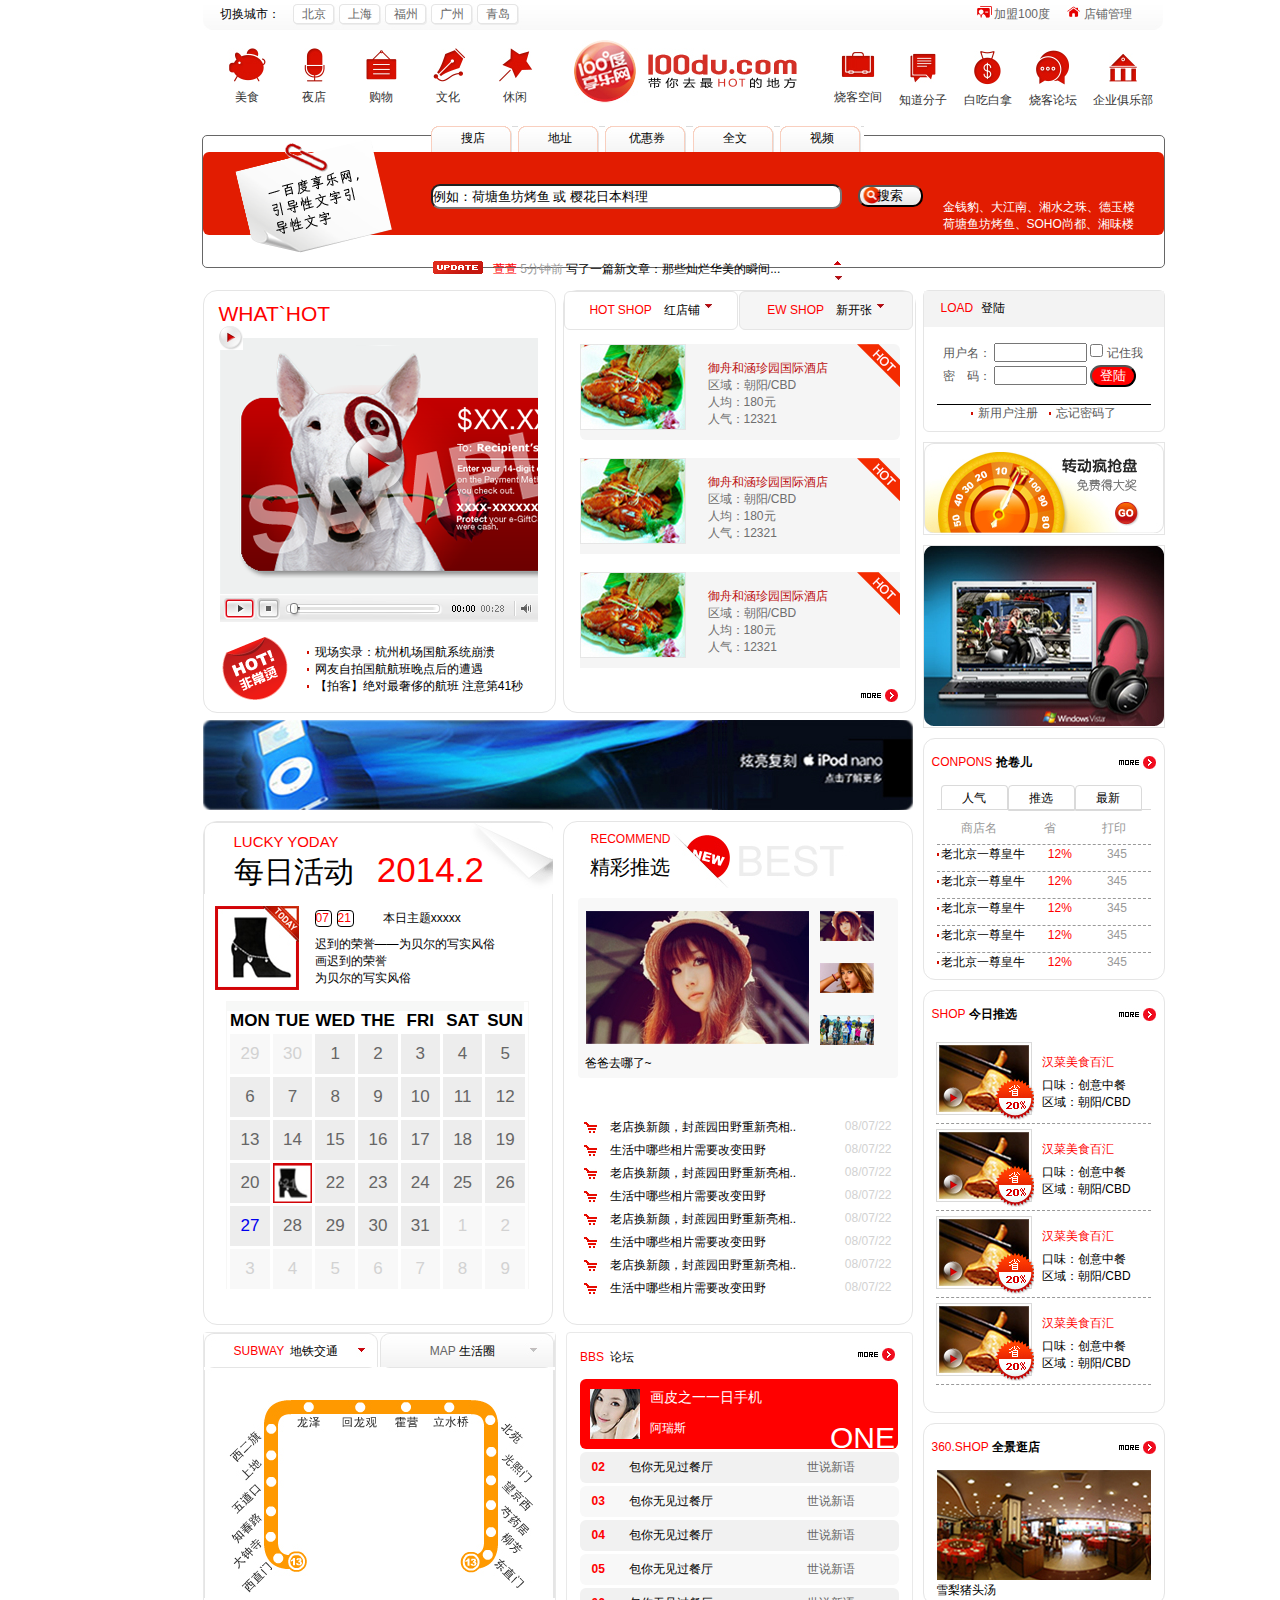
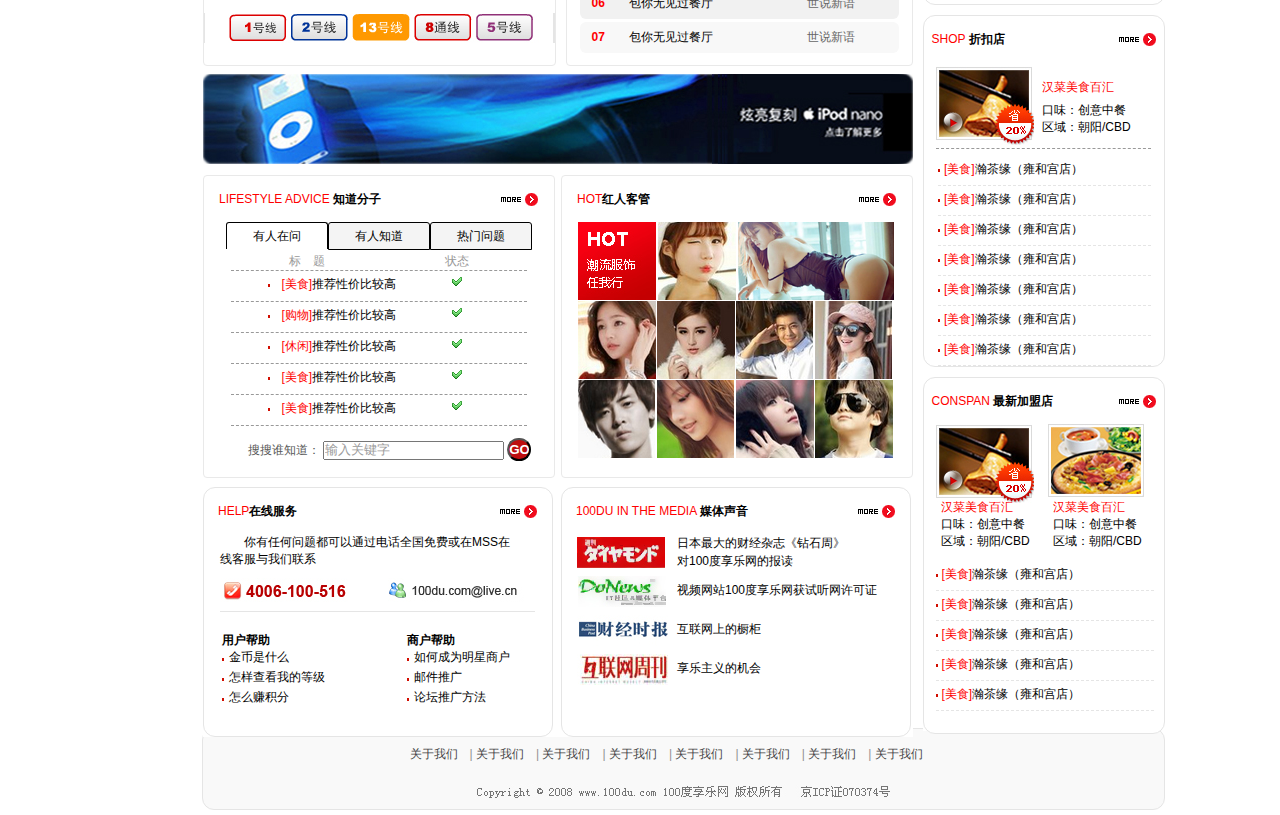
<file: 100度/100du.html>
<!DOCTYPE html>
<html lang="en">
<head>
	<meta charset="UTF-8">
	<title>100度</title>
	<link rel="stylesheet" type="text/css" href="css/style.css">
	<link rel="stylesheet" type="text/css" href="css/reset.css">
</head>
<body>
	<div class="boss">
		<div class="topb">
			<a>切换城市：</a>
			<div class="city fl">
					<a href="###">北京</a>
					<a href="###">上海</a>
					<a href="###">福州</a>
					<a href="###">广州</a>
					<a href="###">青岛</a>
			</div>
			<p class="jm fr">
				<a href="###" class="jm100">加盟100度</a>
				<a href="###" class="guanli">店铺管理</a>
			</p>
		</div>
		<div class="logo">
			<div class="pig fl">
				<a href="###"></a>
					<p>美食</p>
			</div>
			<div class="yedian fl">
				<a href="###"></a>
					<p>夜店</p>
			</div>
			<div class="shop fl">
				<a href="###"></a>
					<p>购物</p>
			</div>
			<div class="wenhua fl">
				<a href="###"></a>
					<p>文化</p>
			</div>
			<div class="xiuxian fl">
				<a href="###"></a>
					<p>休闲</p>
			</div>
			<div class="zhuanbi fl"></div>

			<div class="shaoke fl">
				<a href="###"></a>
					<p>烧客空间</p>
			</div>
			<div class="zhidao fl">
				<a href="###"></a>
					<p>知道分子</p>
			</div>
			<div class="baichi fl">
				<a href="###"></a>
					<p>白吃白拿</p>
			</div>
			<div class="luntan fl">
				<a href="###"></a>
					<p>烧客论坛</p>
			</div>
			<div class="qiye fl">
				<a href="###"></a>
					<p>企业俱乐部</p>
			</div>
		</div>
		<!-- 搜索 -->
		<div class="search">
			<div class="search1">
					<a href="###">搜店</a>
					<a href="###">地址</a>
					<a href="###">优惠券</a>
					<a href="###">全文</a>
					<a href="###">视频</a>	
			</div>
				<p class="baidu" >
					<a href="###"></a>
					<input class="kuang" type="text" value="例如：荷塘鱼坊烤鱼 或 樱花日本料理">
					<input class="shousuo" type="submit" value="搜索" >
					<div class="jqp fr">
						<a>金钱豹、大江南、湘水之珠、德玉楼<br>荷塘鱼坊烤鱼、SOHO尚都、湘味楼</a>
					</div>
				</p>
				<div class="lan fl">
					<a class="up" href="###"><img src="images/updear.jpg"></a>
					<a class="xuan" href="###">萱萱</a>
					<a class="min" href="###">5分钟前</a>
					<a>写了一篇新文章：那些灿烂华美的瞬间...</a>
					<div class="sx fr">
						<a class="shang" href="###"><img src="images/up .jpg"></a><br>
						<a class="xia" href="###"><img src="images/down.jpg"></a> 
					</div>	
				</div>
		</div>
			<!-- 搜索 -->
		<div class="outline">
			<div class="left fl">
				<div class="what fl">
					<div class="play">
						WHAT`HOT <a href="###"><img src="images/play.png"></a>	
					</div>
					<div class="god"></div>
					<div class="re">
						<ul>
							<li>现场实录：杭州机场国航系统崩溃</li>
							<li>网友自拍国航航班晚点后的遭遇</li>
							<li>【拍客】绝对最奢侈的航班 注意第41秒</li>
						</ul>
					</div>
				</div>
				<!-- 搜索 -->
				<!-- 热店 -->
				<div class="hot fl">
					<div class="ding">
						<div class="dleft fl">
							<a class="hong">HOT SHOP</a>
							<a class="dianpu">红店铺</a>
							<a class="xia" href="###"><img src="images/down.jpg"></a>
						</div>
						<div class="dright fl">
							<a class="ew">EW SHOP</a>
							<a class="new">新开张</a>
							<a class="xia" href="###"><img src="images/down.jpg"></a>
						</div>
					</div>
					<div class="zhong">
						<div class="zhong1">
							<div class="rou fl">
								<a class="rou2" href="###"><img src="images/food.jpg"></a>
							</div>
							<div class="rw fl">
								<a class="yuzou" href="###">御舟和涵珍园国际酒店</a>
								<a class="huizi">区域：朝阳/CBD<br>人均：180元<br>人气：12321</a>
							</div>
							<div class="redhot fr"></div>
						</div>
						<div class="zhong2">
							<div class="rou fl">
								<a class="rou2" href="###"><img src="images/food.jpg"></a>
							</div>
							<div class="rw fl">
								<a class="yuzou" href="###">御舟和涵珍园国际酒店</a>
								<a class="huizi">区域：朝阳/CBD<br>人均：180元<br>人气：12321</a>
							</div>
							<div class="redhot fr"></div>	
						</div>
						<div class="zhong3">
							<div class="rou fl">
								<a class="rou2" href="###"><img src="images/food.jpg"></a>
							</div>
							<div class="rw fl">
								<a class="yuzou" href="###">御舟和涵珍园国际酒店</a>
								<a class="huizi">区域：朝阳/CBD<br>人均：180元<br>人气：12321</a>
							</div>
							<div class="redhot fr"></div>
						</div>
						<div class="more"></div>
					</div>
					<div class="di"></div>
				</div>
				<!-- 热店 -->
				<div class="bigbottom fl"><!-- 左下大框 -->
					<div class="ipod"></div>
					<div class="left3" >
						<div class="rili fl">
							<div class="rilitop">
								<a class="luck">LUCKY YODAY</a><br>
								<a class="day">每日活动</a>
								<a class="nian">2014.2</a>
							</div>
							<div class="xie">
								<div class="xiei">
									<div class="shuzi">
								 	 	<a>07</a><a>21</a>
									</div>
									<span>本日主题xxxxx<br>
									迟到的荣誉——为贝尔的写实风俗<br>画迟到的荣誉<br>为贝尔的写实风俗</span>
								</div>
							</div>
							<div class="rl">
							 	<table cellpadding="2" cellspacing="2">
							 		<div class="se">
							 		<tr>
							 			<th>MON</th>
							 			<th>TUE</th>
							 			<th>WED</th>
							 			<th>THE</th>
							 			<th>FRI</th>
							 			<th>SAT</th>
							 			<th>SUN</th>
							 		</tr>
							 		</div>	
							 		<tr>
							 			<td class="hui">29</td>
							 			<td class="hui">30</td>
							 			<td>1</td>
							 			<td>2</td>
							 			<td>3</td>
							 			<td>4</td>
							 			<td>5</td>
							 		</tr>
							 		<tr>
							 			<td>6</td>
							 			<td>7</td>
							 			<td>8</td>
							 			<td>9</td>
							 			<td>10</td>
							 			<td>11</td>
							 			<td>12</td>
							 		</tr>
							 		<tr>
							 			<td>13</td>
							 			<td>14</td>
							 			<td>15</td>
							 			<td>16</td>
							 			<td>17</td>
							 			<td>18</td>
							 			<td>19</td>
							 		</tr>
							 		<tr>
							 			<td>20</td>
							 		    <td style="background: url(images/hongxietu.jpg );"></td>
							 			<td>22</td>
							 			<td>23</td>
							 			<td>24</td>
							 			<td>25</td>
							 			<td>26</td>
							 		</tr>
							 		<tr>
							 			<td><a class="peng" href="###">27</a></td>
							 			<td>28</td>
							 			<td>29</td>
							 			<td>30</td>
							 			<td>31</td>
							 			<td class="hui">1</td>
							 			<td class="hui">2</td>
							 		</tr>
							 		<tr>
							 			<td class="hui">3</td>
							 			<td class="hui">4</td>
							 			<td class="hui">5</td>
							 			<td class="hui">6</td>
							 			<td class="hui">7</td>
							 			<td class="hui">8</td>
							 			<td class="hui">9</td>
							 		</tr>
							 	
							 	</table>
							</div>
						</div>
						<div class="best fl">
							<div class="best_t">
								<div class="reconme">RECOMMEND</div>
								<div class="jingcai">精彩推选</div>
							</div>
							<div class="best_m">
								<div class="meinvda fl"></div>
								<div class="meinvxiao fl">
									<a class="m1" href="###"></a>
									<a class="m2" href="###"></a>
									<a class="m3" href="###"></a>
								</div>
								<div class="baba" fl>爸爸去哪了~</div>
							</div>
							<div class="best_b">
								<ul>
									<li><a href="###">老店换新颜，封蔗园田野重新亮相.. </a>	<span>08/07/22</span></li>
									<li><a href="###">生活中哪些相片需要改变田野</a>	<span>08/07/22</span></li>
									<li><a href="###">老店换新颜，封蔗园田野重新亮相.. </a>	<span>08/07/22</span></li>
									<li><a href="###">生活中哪些相片需要改变田野</a>	<span>08/07/22</span></li>
									<li><a href="###">老店换新颜，封蔗园田野重新亮相.. </a>	<span>08/07/22</span></li>
									<li><a href="###">生活中哪些相片需要改变田野</a>	<span>08/07/22</span></li>
									<li><a href="###">老店换新颜，封蔗园田野重新亮相.. </a>	<span>08/07/22</span></li>
									<li><a href="###">生活中哪些相片需要改变田野 </a>	<span>08/07/22</span></li>
								</ul>
							</div>
						</div>
					</div>
								<!-- 地铁论坛 -->
					<div class="left4">
						<div class="left4l fl">
							<div class="subwaytop">
								<div class="subwayl">
									<a class="sb" href="###">SUBWAY</a> 
									<a>地铁交通</a>
								</div>
								<div class="subwayr">
									<a class="map" href="###">MAP</a>
									<a>生活圈</a>
								</div>
							</div>
							<div class="subwaytu"></div>
							<div class="subwaybom">
								<a class="sboot fl" href="###"></a>
								<a class="sboot fl" href="###"></a>
								<a class="sboot fl" href="###"></a>
								<a class="sboot fl" href="###"></a>
								<a class="sboot fl" href="###"></a>
							</div>
						</div>
						<div class="left4r fr">
							<div class="luntant">
								<p class="bbs">BBS </p><a>论坛</a>
								<a 	class="bbsm" href="###"></a>
							</div>
							<div class="luntanm">
								<div class="touxiang fl"></div>
								<p class="huapi fl">画皮之一一日手机</p><br>
								<p class="aruisi ">阿瑞斯</p>
								<p class="one fr">ONE</p>
							</div>
							<div class="luntanb">	
								<div class="ct">
									<div class="bao">
										<span class="sred">02</span>
										<span class="bao1">包你无见过餐厅</span>
										<span class="shuo">世说新语</span>
									</div>
								</div>
								<div class="ct1">
									<div class="bao">
										<span class="sred">03</span>
										<span class="bao1">包你无见过餐厅</span>
										<span class="shuo">世说新语</span>
									</div>
								</div>
								<div class="ct">
									<div class="bao">
										<span class="sred">04</span>
										<span class="bao1">包你无见过餐厅</span>
										<span class="shuo">世说新语</span>
									</div>
								</div>
								<div class="ct1">
									<div class="bao">
										<span class="sred">05</span>
										<span class="bao1">包你无见过餐厅</span>
										<span class="shuo">世说新语</span>
									</div>
								</div>
								<div class="ct">
									<div class="bao">
										<span class="sred">06</span>
										<span class="bao1">包你无见过餐厅</span>
										<span class="shuo">世说新语</span>
									</div>
								</div>
								<div class="ct1">
									<div class="bao">
										<span class="sred">07</span>
										<span class="bao1">包你无见过餐厅</span>
										<span class="shuo">世说新语</span>
									</div>
								</div>
							</div>
						</div>
					</div>
					<div class="ipod"></div>

					<div class="left5">
						<div class="left5l fl">
							<div class="fz">
								LIFESTYLE ADVICE <span>知道分子</span>
							</div>
							<div class="wt">
								<div class="yourw fl">有人在问</div>
								<div class="yourz fl">有人知道</div>
								<div class="yourt fl">热门问题</div>
							</div>
							<div class="bt">
								<ul class="dabiaoti">
									<li class="biaoti">标　题<span>状态</span></li>
									<li class="gou"> <img src="images/sr.png" alt=""><span>[美食]</span>推荐性价比较高</li>
									<li class="gou"><img src="images/sr.png"><span>[购物]</span>推荐性价比较高</li>
									<li class="gou"><img src="images/sr.png"><span>[休闲]</span>推荐性价比较高</li>
									<li class="gou"><img src="images/sr.png"><span>[美食]</span>推荐性价比较高</li>
									<li class="gou"><img src="images/sr.png"><span>[美食]</span>推荐性价比较高</li>
									
								</ul>
							</div>
							<div class="go">
								<span>搜搜谁知道：</span>
								<input class="shuru" type="text" value="输入关键字">
								<input class="goo" type="submit" value="GO">
							</div>
						</div>

						<div class="left5r fl">
							<div class="fz">
								HOT<span>红人客管</span>
							</div>
							<div class="quantu">
								<div class="qt1">
										<div class="t1 fl"></div>
										<div class="t2 fl"></div>
										<div class="sex fl"></div>
								</div>
								<div class="qt2 ">
									<div class="t3 fl"></div>
									<div class="t4 fl"></div>
									<div class="t5 fl"></div>
									<div class="t6 fl"></div>
									<div class="t7 fl"></div>
									<div class="t8 fl"></div>
									<div class="t9 fl"></div>
									<div class="t10 fl"></div>
								</div>
							</div>
						</div>
					</div>
					<div class="left6"> 
						<div class="left6l fl">
							 <div class="fz">
								HELP<span>在线服务</span>
							</div>
							<div class="call">
								<div>　　你有任何问题都可以通过电话全国免费或在MSS在<br>线客服与我们联系</div>
								<div class="callb"></div>
							</div>
							<div class="yhbz">
								<div class="yhbzl fl">
									
										<p class="yyh">用户帮助</p>
									<ul>
										<li>金币是什么</li>
										<li>怎样查看我的等级</li>
										<li>怎么赚积分</li>
									</ul>
								</div>
								<div class="yhbzl fr">
									<p class="yyh">商户帮助</p>
									<ul>
										<li>如何成为明星商户</li>
										<li>邮件推广</li>
										<li>论坛推广方法</li>
									</ul>
								</div>
							</div>
						</div>
						<div class="left6r fl">
							<div class="fz">
								100DU IN THE MEDIA<span> 媒体声音</span>
							</div>
							<div class="nanf">
								<div class="nanf1">日本最大的财经杂志《钻石周》<br>对100度享乐网的报读</div>
								<div class="nanf2">视频网站100度享乐网获试听网许可证</div>
								<div class="nanf3">互联网上的橱柜</div>
								<div class="nanf4">享乐主义的机会</div>
							</div>
						</div>


					</div>
				</div><!-- 左下大框 -->
			</div>

			<div class="long fr"><!-- 右长大框 -->
				<!-- 登陆 -->
				<div class="load">
					<div class="load1">
						<div class="lo">LOAD<a>登陆</a></div>
					</div>
					<div class="mima">
						<div class="yonghu">
							<a>用户名：</a>
							<a class="tiao"><input type="text"></a>
							<input type="checkbox" name="xuan">
							<a>记住我</a>
						</div>
						<div class="damima">
							<div class="damima2">
								<a class="damima3">密　码：</a>
								<a class="tiao"><input type="text"></a>
								<input class="hongdeng" type="submit"  value="登陆">
							</div>
						</div>
					</div>
					<div class="zhuce">
						<a href="###">新用户注册</a>
						<a class="wanji" href="###">忘记密码了</a>
					</div>
				</div>

				<!-- 登陆 -->
				<div class="pan"></div>
				<div class="computer"></div>
				<div class="cou">
					<div class="zz">
						CONPONS<span> 抢卷儿</span>
					</div>
					<div class="elect">
						<div class="elect1 fl" style="border-bottom: none;">人气</div>
						<div class="elect2 fl">推选</div>
						<div class="elect3 fl">最新</div>
					</div>
					<div class="niu">
						<div class="shen">
							<span>商店名</span>
							<span>省</span>
							<span>打印</span>
						</div>
						 <ul>
						 	<li>老北京一尊皇牛 <a>12%</a><span>345</span></li>
						 	<li>老北京一尊皇牛 <a>12%</a><span>345</span></li>
						 	<li>老北京一尊皇牛 <a>12%</a><span>345</span></li>
						 	<li>老北京一尊皇牛 <a>12%</a><span>345</span></li>
						 	<li>老北京一尊皇牛 <a>12%</a><span>345</span></li>
						 </ul>
					</div>
				</div>
				<div class="today">
					<div class="zz">
						SHOP<span> 今日推选</span>
					</div>
					<div class="chick">
						<div class="chick1">
							<a href="###">汉菜美食百汇</a><br>
							<span>口味：创意中餐</span><br>
							<span>区域：朝阳/CBD</span>
						</div>
					</div>
					<div class="chick">
						<div class="chick1">
							<a href="###">汉菜美食百汇</a><br>
							<span>口味：创意中餐</span><br>
							<span>区域：朝阳/CBD</span>
						</div>
					</div>
					<div class="chick">
						<div class="chick1">
							<a href="###">汉菜美食百汇</a><br>
							<span>口味：创意中餐</span><br>
							<span>区域：朝阳/CBD</span>
						</div>
					</div>
					<div class="chick">
						<div class="chick1">
							<a href="###">汉菜美食百汇</a><br>
							<span>口味：创意中餐</span><br>
							<span>区域：朝阳/CBD</span>
						</div>
					</div>
				</div>
				<div class="imax">
					<div class="zz">
						360.SHOP<span> 全景逛店</span>
					</div>
					<div class="mv"></div>
					<p>雪梨猪头汤</p>
				</div>

				<div class="disco">
					<div class="zz">
						SHOP<span> 折扣店</span>
					</div>
						<div class="chick">
						<div class="chick1">
							<a href="###">汉菜美食百汇</a><br>
							<span>口味：创意中餐</span><br>
							<span>区域：朝阳/CBD</span>
						</div>
						<div class="disco1">
							<ul>
								<li><a href="###">[美食]</a>瀚茶缘（雍和宫店）</li>
								<li><a href="###">[美食]</a>瀚茶缘（雍和宫店）</li>
								<li><a href="###">[美食]</a>瀚茶缘（雍和宫店）</li>
								<li><a href="###">[美食]</a>瀚茶缘（雍和宫店）</li>
								<li><a href="###">[美食]</a>瀚茶缘（雍和宫店）</li>
								<li><a href="###">[美食]</a>瀚茶缘（雍和宫店）</li>
								<li><a href="###">[美食]</a>瀚茶缘（雍和宫店）</li>
							</ul>
						</div>
					</div>
				</div>
				<div class="tem">
					<div class="zz">
						CONSPAN<span> 最新加盟店</span>
					</div>
					<div class="gali">
						<div class="gali1 fl">
							<div class="gali11">
								<a href="###">汉菜美食百汇</a><br>
								<span>口味：创意中餐</span><br>
								<span>区域：朝阳/CBD</span>
							</div>
						</div>
						<div class="gali2 fl">
							<div class="gali11">
								<a href="###">汉菜美食百汇</a><br>
								<span>口味：创意中餐</span><br>
								<span>区域：朝阳/CBD</span>
							</div>
						</div>
					</div>
					<div class="chayuan">
						<ul>
								<li><a href="###">[美食]</a>瀚茶缘（雍和宫店）</li>
								<li><a href="###">[美食]</a>瀚茶缘（雍和宫店）</li>
								<li><a href="###">[美食]</a>瀚茶缘（雍和宫店）</li>
								<li><a href="###">[美食]</a>瀚茶缘（雍和宫店）</li>
								<li><a href="###">[美食]</a>瀚茶缘（雍和宫店）</li>
							</ul>
					</div>
				</div>
				
			</div><!-- 右长大框 -->
		</div>
		<div class="foot">
			<div class="hei">
				<a href="###">关于我们</a>　<span>|</span>
				<a href="###">关于我们</a>　<span>|</span>
				<a href="###">关于我们</a>　<span>|</span>
				<a href="###">关于我们</a>　<span>|</span>
				<a href="###">关于我们</a>　<span>|</span>
				<a href="###">关于我们</a>　<span>|</span>
				<a href="###">关于我们</a>　<span>|</span>
				<a href="###">关于我们</a>
			</div>
			<div class="bai">
			</div>
		</div><!-- 底部 -->




	</div>

	
</body>
</html>
</file>
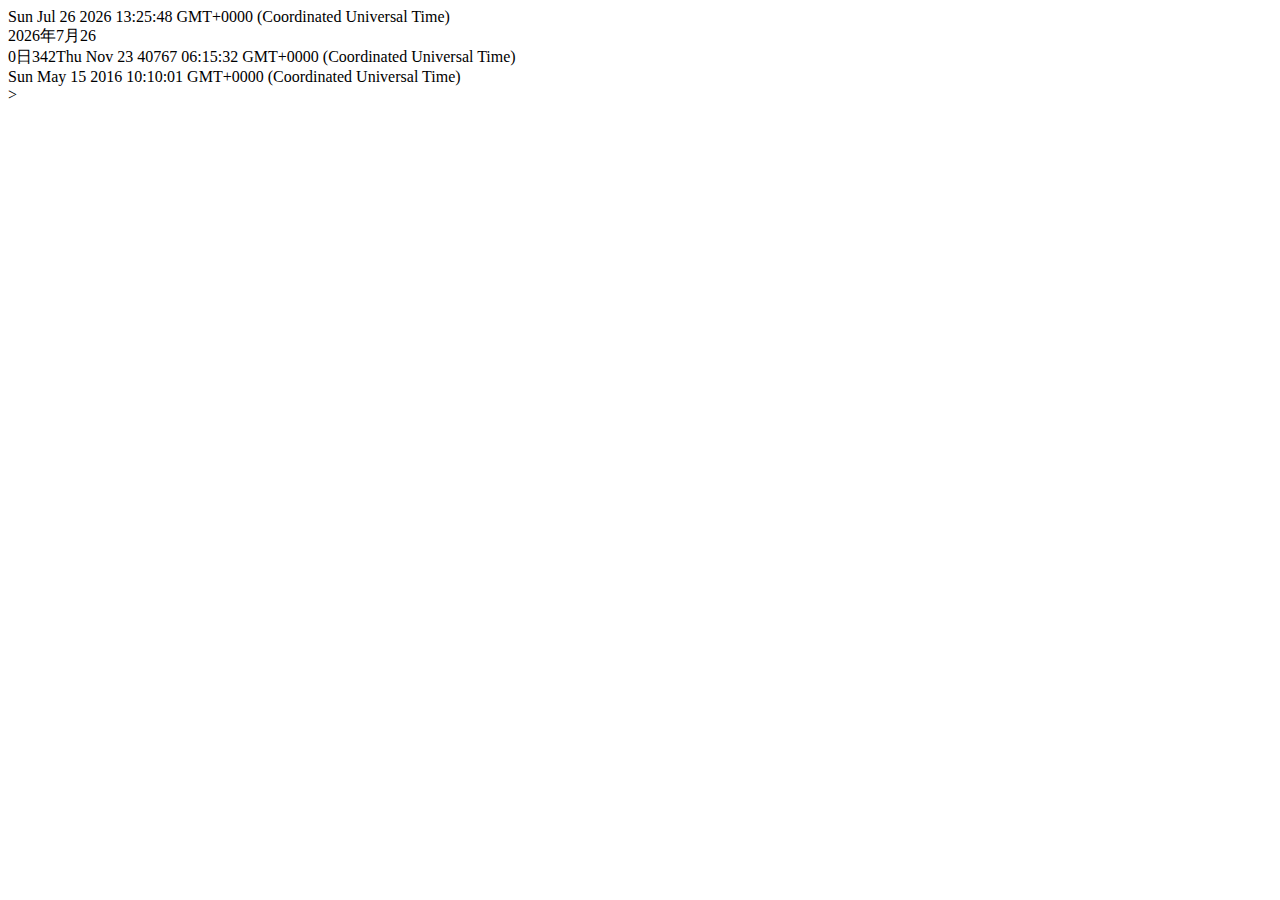
<file: spider-man/date.html>
<!DOCTYPE html>
<html lang="en">
<head>
	<meta charset="UTF-8">
	<title>Document</title>
</head>
<body>
	<script type="text/javascript">
		var d =new Date();
		document.write(d+"<br>");
		document.write(d.getFullYear()+"年"+(d.getMonth()+1)+"月"+d.getDate()+"<br>");//月份重0开始
		document.write(d.getDay()+"日");
		document.write(d.getUTCMilliseconds())+"<br>";
		//自定义时间
		var d2=new Date(1224343232132324);//给毫秒
		var d3=new Date("May 15,2016 10:10:01");
		document.write(d2+"<br>");
		document.write(d3+"<br>");
	</script>>
</body>
</html>
</file>
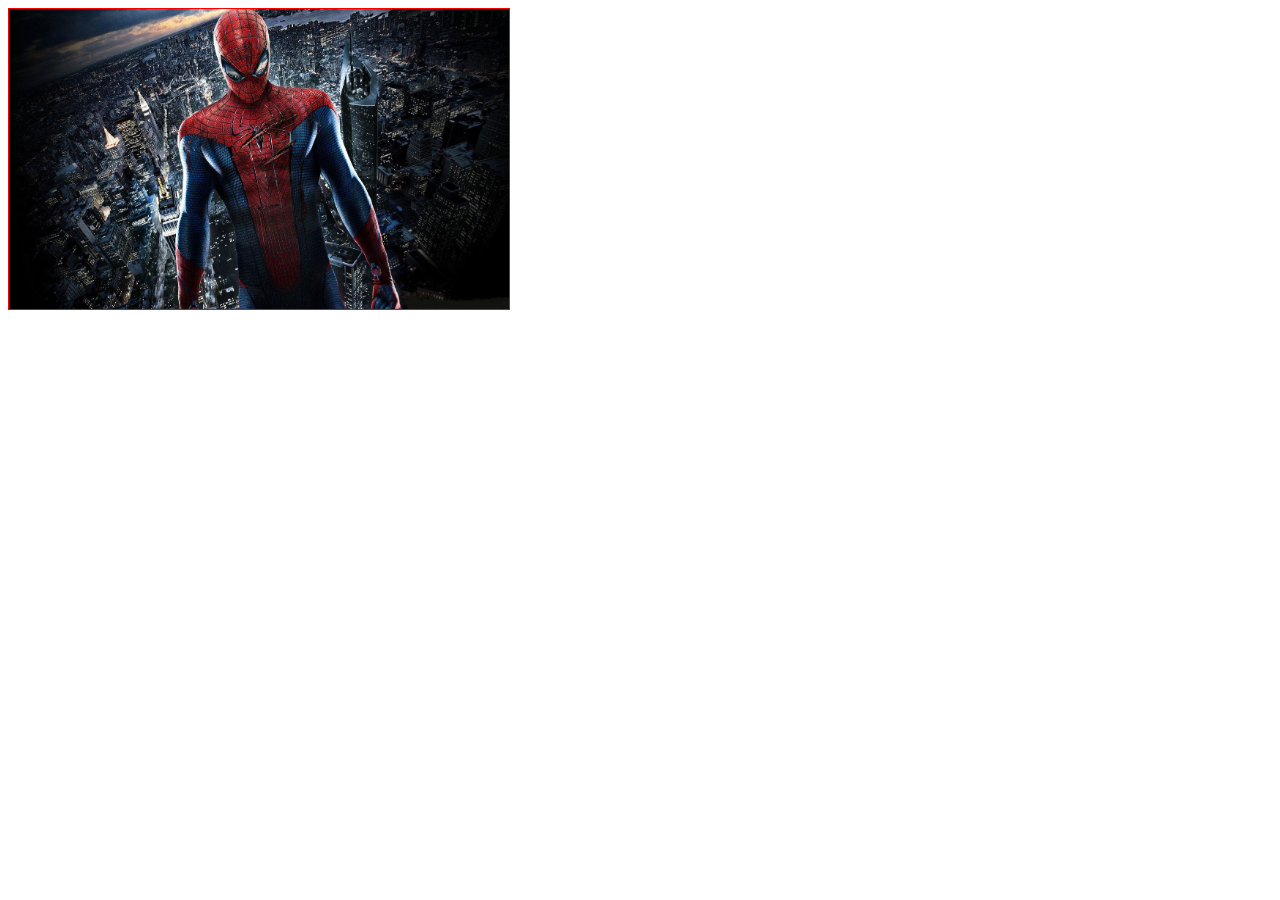
<file: spider-man/f放大镜.html>
<!DOCTYPE html>
<html lang="en">
<head>
	<meta charset="UTF-8">
	<title>Document</title>
	<style type="text/css">
		.boss{
			width: 500px;
			height: 300px;
			border: 1px red solid;
			position: relative;
			overflow: hidden;
		}
		.boss img{
			width: 500px;
			height: 300px;
		}
		.pic{
			width: 250px;
			height: 150px;
			position: absolute;
			background: red;
			opacity: 0.3;
			cursor: move;
			display: none;
		}
		.right{
			width: 550px;
			height: 350px;
			border: black 1px solid;
			overflow: hidden;
			display: none;
		}
		.right img{
			width: 1100px;
			height: 700px;
		}
	</style>
</head>
<body>
	<div id="boss" class="boss">
			<img src="sp.jpg" alt="">
			<img src="sp5.jpg" alt="">
			<img src="sp2.jpg" alt="">
			<img src="sp3.jpg" alt="">
			<div id="pic" class="pic"></div>
		</div>
	</div>
	<div id="right" class="right">
			<img src="sp.jpg" alt="">
			<img src="sp5.jpg" alt="">
			<img src="sp2.jpg" alt="">
			<img src="sp3.jpg" alt="">
	</div>
</body>
	<script type="text/javascript">
		var boss=document.getElementById("boss");
		var pic=document.getElementById("pic");
		var pics=boss.getElementsByTagName("img");
		console.log(pics.length);
		var rights=document.getElementById('right').getElementsByTagName("img");
		
		boss.onmousemove=function(event){
			var e= event || window.event;
			pic.style.display="block";
			right.style.display="block";
			var x = event.clientX - boss.offsetLeft-pic.offsetWidth/2; 
			var y = event.clientY - boss.offsetTop-pic.offsetHeight/2; 
			var endx = boss.clientWidth-pic.clientWidth;
			var endy = boss.clientHeight-pic.clientHeight;
			if (x<0) {
				x=0;
			}
			if (x>endx) {
				x=endx;
			}
			if (y>endy) {
				y=endy;
			}
			if (y<0) {
				y=0
			}

			pic.style.left=x +'px';
			pic.style.top=y +'px';

			var num = rights[0].offsetWidth/pics[0].offsetWidth;
			right.scrollLeft=x*num;
			right.scrollTop=y*num;
			document.onmouseout=function(event){
				var e= event || window.event;
				pic.style.display="none";
				right.style.display="none";	

			}
		}
	</script>
</html>
</file>
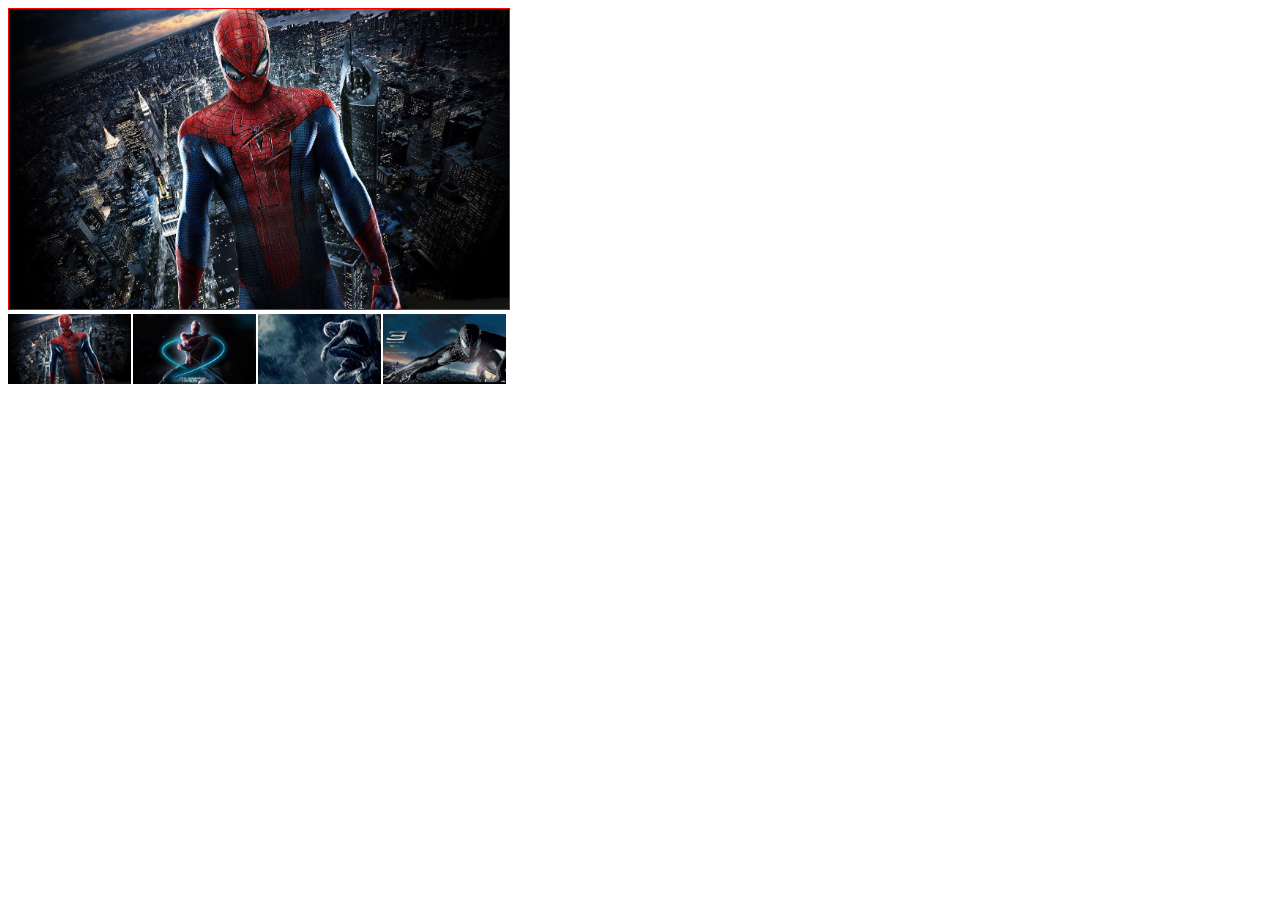
<file: spider-man/f放大镜tab.html>
<!DOCTYPE html>
<html lang="en">
<head>
	<meta charset="UTF-8">
	<title>Document</title>
	<style type="text/css">
		.boss{
			width: 500px;
			height: 300px;
			border: 1px red solid;
			position: relative;
			overflow: hidden;
			display: inline-block;
		}
		.boss img{
			width: 500px;
			height: 300px;
			display: none;
		}
		.pic{
			width: 250px;
			height: 150px;
			position: absolute;
			background: red;
			opacity: 0.3;
			cursor: move;
			display: none;
		}
		.right{
			width: 550px;
			height: 350px;
			border: black 1px solid;
			overflow: hidden;
			display: none;
			float: right;
		}
		.right img{
			width: 1100px;
			height: 700px;
			display: none;
		}
		.r{
			height: 100px;
			width: 500px;
			border: 1px red black;
			cursor: pointer;
		}
		.r img{
			width: 123px;
			height: 70px;
			float: left;
			margin-right:2px; 

		}
	</style>
</head>
<body>
	<div id="boss" class="boss">
			<img style="display: block;" src="sp.jpg" alt="">
			<img src="sp5.jpg" alt="">
			<img src="sp2.jpg" alt="">
			<img src="sp3.jpg" alt="">
			<div id="pic" class="pic"></div>
	</div>
	<div id="right" class="right">
			<img style="display: block;" src="sp.jpg" alt="">
			<img src="sp5.jpg" alt="">
			<img src="sp2.jpg" alt="">
			<img src="sp3.jpg" alt="">
	</div>
	<div id="r" class="r">
			<img src="sp.jpg" alt="">
			<img src="sp5.jpg" alt="">
			<img src="sp2.jpg" alt="">
			<img src="sp3.jpg" alt="">
	</div>
</body>
	<script type="text/javascript">
		var boss=document.getElementById("boss");
		var pic=document.getElementById("pic");
		var pics=boss.getElementsByTagName("img");
		var rights=document.getElementById('right').getElementsByTagName("img");
		var rs=document.getElementById("r").getElementsByTagName("img");

		function tu(){
					for (var i = 0;i < rs.length;i++) {
						if (this==rs[i]) {
									for (var p = 0 ;p< rights.length;p++) {
										rights[p].style.display="none";
									}
									rights[i].style.display = "block";
										for (var k = 0; k < pics.length; k++) {
											pics[k].style.display = "none";
										}
										pics[i].style.display = "block";
						}
					}
				}

				for (var i = 0;i < rs.length;i++)  {
				rs[i].onclick=tu;
				}
		
		boss.onmousemove=function(event){
			var e= event || window.event;
			
			
			pic.style.display="block";
			right.style.display="block";
			var x = event.clientX - boss.offsetLeft-pic.offsetWidth/2; 
			var y = event.clientY - boss.offsetTop-pic.offsetHeight/2; 
			var endx = boss.clientWidth-pic.clientWidth;
			var endy = boss.clientHeight-pic.clientHeight;

			if (x<0) {
				x=0;
			}
			if (x>endx) {
				x=endx;
			}
			if (y>endy) {
				y=endy;
			}
			if (y<0) {
				y=0
			}

			pic.style.left=x +'px';
			pic.style.top=y +'px';

			var num = right.offsetWidth/pic.offsetWidth;
			right.scrollLeft=x*num;
			right.scrollTop=y*num;
			document.onmouseout=function(event){
				var e= event || window.event;
				document.onmousemove=null;
				pic.style.display="none";
				right.style.display="none";	

			}
		}
	
	</script>
</html>
</file>
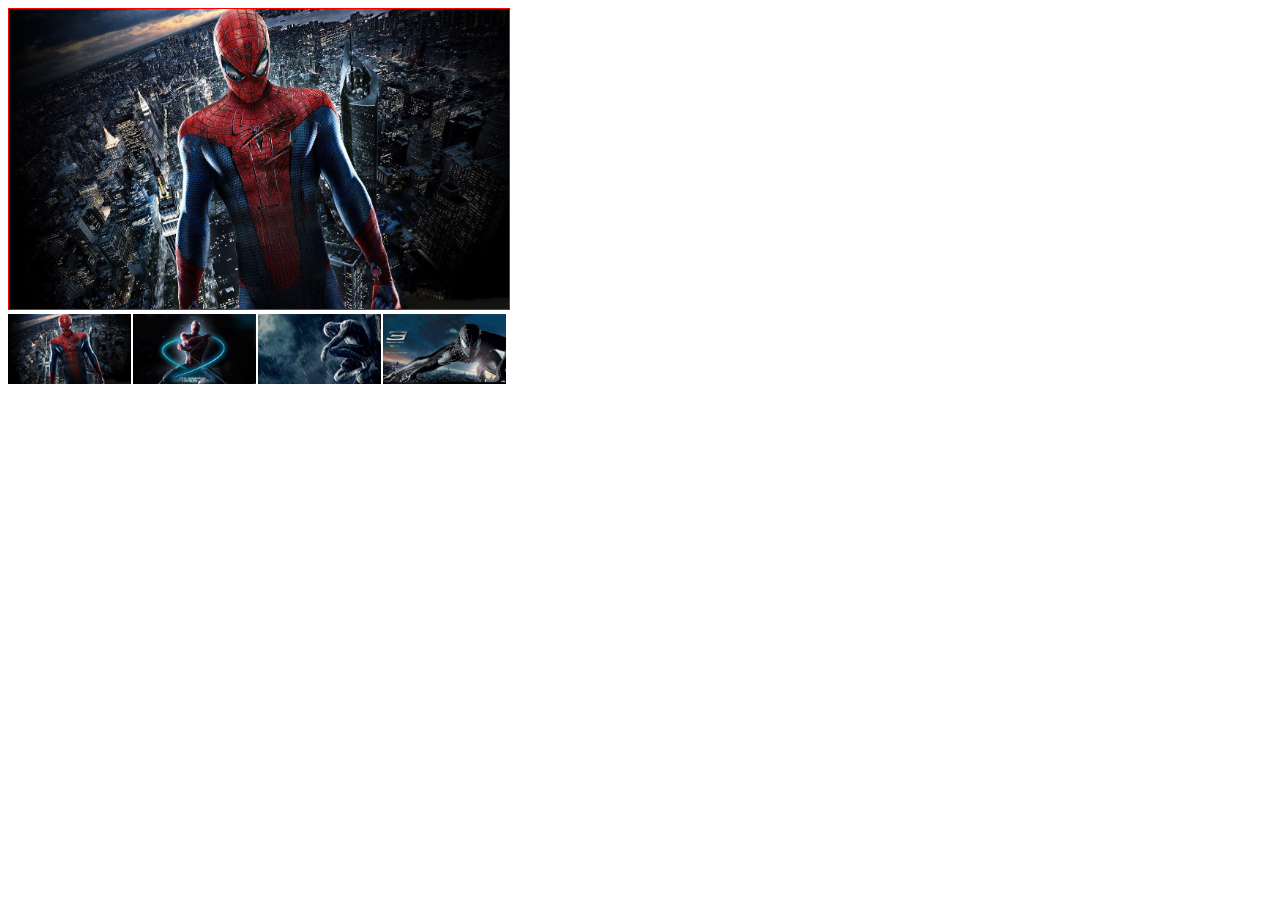
<file: spider-man/f放大镜tab2.html>
<!DOCTYPE html>
<html lang="en">
<head>
	<meta charset="UTF-8">
	<title>Document</title>
	<style type="text/css">
		.boss{
			width: 500px;
			height: 300px;
			border: 1px red solid;
			position: relative;
			overflow: hidden;
			display: inline-block;
		}
		.boss img{
			width: 500px;
			height: 300px;
			display: none;
		}
		.pic{
			width: 250px;
			height: 150px;
			position: absolute;
			background: red;
			opacity: 0.3;
			cursor: move;
			display: none;
		}
		.right{
			width: 550px;
			height: 350px;
			border: black 1px solid;
			overflow: hidden;
			display: none;
			float: right;
		}
		.right img{
			width: 1100px;
			height: 700px;
			display: none;
		}
		.r{
			height: 100px;
			width: 500px;
			border: 1px red black;
			cursor: pointer;
		}
		.r img{
			width: 123px;
			height: 70px;
			float: left;
			margin-right:2px; 

		}
	</style>
</head>
<body>
	<div id="boss" class="boss">
			<img style="display: block;" src="sp.jpg" alt="">

			<div id="pic" class="pic"></div>
	</div>
	<div id="right" class="right">
			<img style="display: block;" src="sp.jpg" alt="">
	</div>
	<div id="r" class="r">
			<img src="sp.jpg" alt="">
			<img src="sp5.jpg" alt="">
			<img src="sp2.jpg" alt="">
			<img src="sp3.jpg" alt="">
	</div>
</body>
	<script type="text/javascript">
		var boss=document.getElementById("boss");
		var pic=document.getElementById("pic");
		var pics=boss.getElementsByTagName("img");
		var rights=document.getElementById('right').getElementsByTagName("img");
		var rs=document.getElementById("r").getElementsByTagName("img");

		for (var i =0; i < rs.length; i++) {
			 rs[i].onclick=function(){
			 	this==rs[i];
			 	var a=this.getAttribute("src");//获取值
                pics[0].setAttribute("src",a);//重新建立一个值
                rights[0].setAttribute("src",a);
			 }
		}
		boss.onmousemove=function(event){
			var e= event || window.event;
			
			
			pic.style.display="block";
			right.style.display="block";
			var x = event.clientX - boss.offsetLeft-pic.offsetWidth/2; 
			var y = event.clientY - boss.offsetTop-pic.offsetHeight/2; 
			var endx = boss.clientWidth-pic.clientWidth;
			var endy = boss.clientHeight-pic.clientHeight;

			if (x<0) {
				x=0;
			}
			if (x>endx) {
				x=endx;
			}
			if (y>endy) {
				y=endy;
			}
			if (y<0) {
				y=0
			}

			pic.style.left=x +'px';
			pic.style.top=y +'px';

			var num = right.offsetWidth/pic.offsetWidth;
			right.scrollLeft=x*num;
			right.scrollTop=y*num;
			document.onmouseout=function(event){
				var e= event || window.event;
				document.onmousemove=null;
				pic.style.display="none";
				right.style.display="none";	

			}
		}
	
	</script>
</html>
</file>
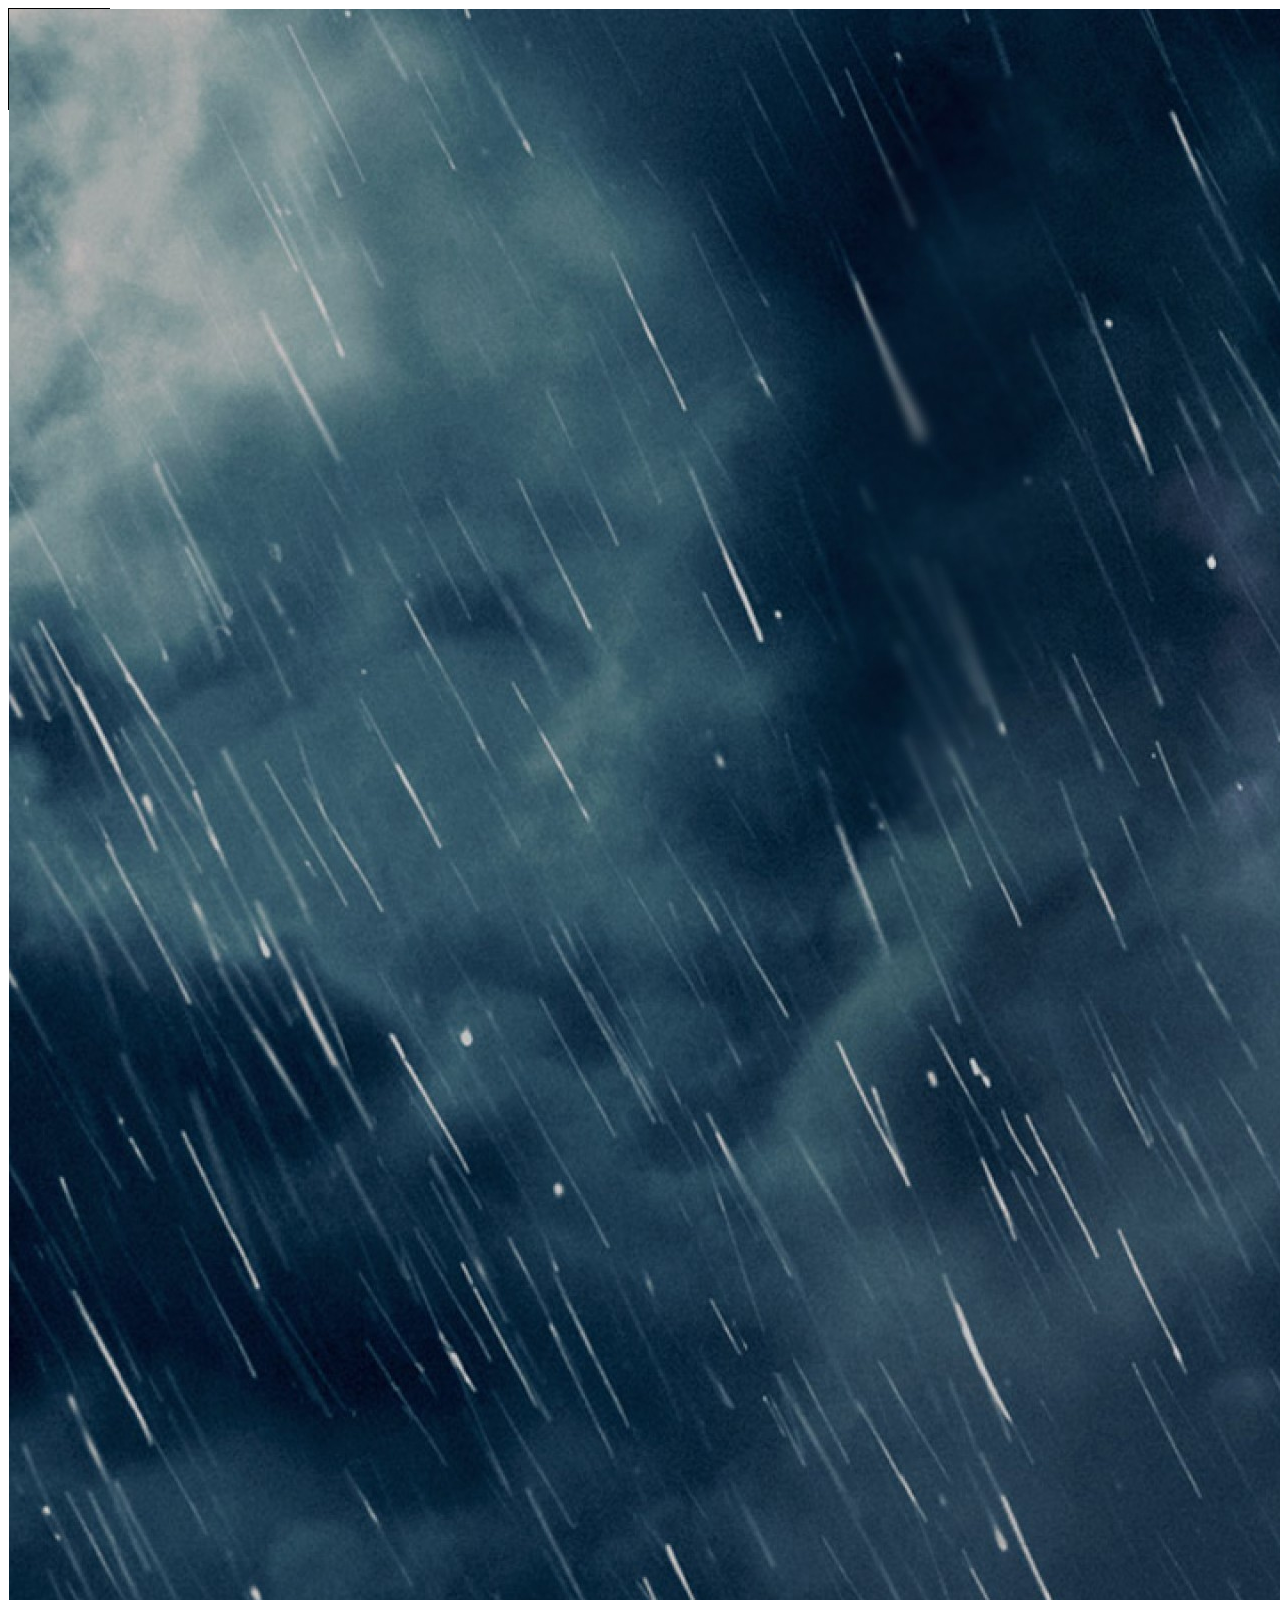
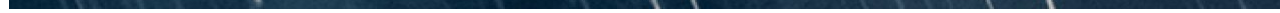
<file: spider-man/s.html>
<!DOCTYPE html>
<html lang="en">
<head>
	<meta charset="UTF-8">
	<title>Document</title>
	<style type="text/css">
	div{
		border: 1px solid black;
		width: 100px;
		height: 100px;
		word-wrap: break-word;
	}
	#twe{
		display: none;
	}
	</style>
</head>
<body>
	  <div id="boss">
	  	<img id="one" src="sp.jpg" alt="">
	  	<img id="twe" src="sp2.jpg" alt="">
	  </div>
</body>
	<script type="text/javascript">
		var boss=document.getElementById("boss");
		var one=document.getElementById("one");
		one.setAttribute("src","sp2.jpg");
	</script>
</html>
</file>
<file: 100度/css/style.css>
/*公共类*/
.fl{float: left;}
.fr{float: right;}
.clear{zoom: 1;}
.clear:after{
	content: '';
	display: block;
	clear: both;
	height: 0;
	overflow: hidden;
}
.boss{height: 2415px;width: 1366px;background: white;margin: 0 auto;}
                                            /* 头部 */
.topb{width: 960px;height: 30px;background:url(../images/top.jpg);margin: 0 auto;position: relative;}
.topb a{margin: 6px 0 10px 17px;display:inline-block;float: left;}
.city a{padding-left: 5px;color: #666666;}
.jm{display: block;margin: 0 31px 10px 0;}
.city{float: left;display: inline;}
.jm100{background: url(../images/jiameng.jpg) no-repeat; padding-left: 17px;}
.guanli{background: url(../images/hotel.jpg) no-repeat; padding-left: 17px;}
.city a{padding-left: 5px;color: #666666}
.jm a{color: #666666;}
.city a:hover{color: red;}
.jm a:hover{color: red;}
                                            
                                           /* 头部 */
                                           /* logo */
.logo{width: 960px;height: 67px;background:white;margin: 0 auto;margin-top:10px; }
.pig{width: 47px;height: 63px;background: white;margin-left: 20px;}
.pig img{margin: 5px;}
.logo p{text-align: center;}
.pig a{display: block;width: 49px;height: 49px;background: url(../images/pig.jpg) center no-repeat;}
.pig a:hover{background: url(../images/pigg.jpg) no-repeat;}
.yedian{width: 47px;height: 63px;background: white;margin-left: 20px;}
.yedian a{display: block;width: 49px;height: 49px;background: url(../images/yedian.jpg) center no-repeat;}
.yedian a:hover{background: url(../images/yediand.jpg) center no-repeat;}
.shop{width: 47px;height: 63px;background: white;margin-left: 20px;}
.shop a{display: block;width: 49px;height: 49px;background: url(../images/shop.jpg) center no-repeat;}
.shop a:hover{background: url(../images/shopp.jpg) center no-repeat;}
.wenhua{width: 47px;height: 63px;background: white;margin-left: 20px;}
.wenhua a{display: block;width: 49px;height: 49px;background: url(../images/wenhua.jpg) center no-repeat;}
.wenhua a:hover{background: url(../images/wenhuaa.jpg) center no-repeat;}
.xiuxian{width: 47px;height: 63px;background: white;margin-left: 20px;}
.xiuxian a{display: block;width: 49px;height: 49px;background: url(../images/xiux.jpg) center no-repeat;}
.xiuxian a:hover{background: url(../images/xiuxx.jpg) center no-repeat;}
.zhuanbi{width: 223px;height: 63px;background: url(../images/zhuanb.jpg);margin: 0 36px;}

.shaoke,.zhidao,.baichi,.luntan{width: 49px;height: 63px;background: white;margin-right:16px;}
.shaoke a{display: block;width: 49px;height: 49px;background: url(../images/shaoke.jpg) center no-repeat;}
.shaoke a:hover{background: url(../images/shaokee.jpg) center no-repeat;}
.zhidao a{display: block;width: 49px;height: 49px;background: url(../images/zhidao.jpg) center no-repeat;}
.zhidao a:hover{background: url(../images/zhidaoo.jpg) center no-repeat;}
.baichi a{display: block;width: 49px;height: 49px;background: url(../images/baichi.jpg) center no-repeat;}
.baichi a:hover{background: url(../images/baichii.jpg) center no-repeat;}
.luntan a{display: block;width: 49px;height: 49px;background: url(../images/luntang.jpg) center no-repeat;}
.luntan a:hover{background: url(../images/luntangg.jpg) center no-repeat;}
.qiye a{display: block;width: 60px;height: 49px;background: url(../images/qulebu.jpg) center no-repeat;}
.qiye a:hover{background: url(../images/qulebuu.jpg) center no-repeat;}
.qiye{width: 60px;height: 63px;background: white;}
.logo p{color: #333333;}
													/* logo */
.search{width: 961px;height: 115px;background:white;margin: 0 auto;margin-top:28px;position: relative;padding-top: 16px; border: 1px solid #666666;
		border-radius: 5px;}
.search1{height: 26px;background: url(../images/white.jpg);position: absolute;left: 228px;top:-10px;}
.search1 a{background: url(../images/zi.jpg) no-repeat;width: 84px;height: 26px;text-align: center;display: inline-block;
   			line-height: 25px;color: black;}
.baidu{height: 66px;width: 961px;background:#e21c01;border-radius: 6px;padding-top:17px;}
.search1 a:hover{background: red;color: white;border-radius:2px;}
.baidu a{width: 158px;height: 114px;background: url(../images/baidu.png) no-repeat;display:block;margin:-30px 0 0 32px; }
.kuang{width: 407px;height: 21px;float: left;margin-top: -69px;margin-left: 228px;border-radius:9px; }
.shousuo{width: 65px;height: 22px;float: left;margin-top: -69px;margin-left: 228px;margin-top: -68px;margin-left: 655px;
		 background: url(../images/ss.png) center no-repeat; border-radius: 10px;}
.jqp{margin-top: -54px;margin-right: 29px;}
.jqp a{color: white;}
.lan{width: 409px;height: 29px;display: inline-block;margin-left: 230px;margin-top: 8px;}
.up{width: 10px;height: 10px;margin-top: 1px;margin-right: 7px;}
.min {color: #999999;}
.xuan {color: red;}
.sx{margin:0;}
/* 大框 */
.outline{width: 961px;height: 2040px;background:white;margin:0 auto;margin-top:10px; }
.left{width: 720px;}
											/* what hot */
.what{width: 351px;height: 421px;border-radius:14px;background: white; border: 1px solid #e5e5e5;}
.play{width: 139px;height: 28px;background: white;margin: 11px 0 8px 15px;line-height: 24px;color: red;font-size: 21px;}
.god{width: 319px;height: 284px;background: url(../images/dog.png);margin: 0 auto;}
.re{width: 317px;height: 76px;background: url(../images/fchot.png) no-repeat;margin: 15px 0 0 18px;}
.re ul{list-style: none;padding: 7px 0 0 85px;}
.re li{background: url(../images/sr.png) left no-repeat;padding-left: 8px;}
												/* what hot */
												/* 左下大框 */
.bigbottom{width: 710px;height: 1610px;background:white;margin-top: 7px;}
.ipod{width: 710px;height: 91px;background:  url(../images/ipod.jpg) no-repeat ;margin-bottom: 10px;}
.left3{width: 710px;height: 501px;background:white;margin-bottom: 10px;}
.left4{width: 710px;height: 332px;background:white;margin-bottom: 10px;}
.left5{width: 710px;height: 302px;background:white;margin-bottom: 10px;}
.left6{width: 710px;height: 250px;background:white;}
.rili{width: 348px;height: 502px;background: white;margin-right:10px;border: 1px solid #e5e5e5;border-radius: 14px;  }
.best{width: 348px;height: 502px;background: white; border: 1px solid #e5e5e5;border-radius: 14px;}
/* 左下大框 */
                      /* 日历 */
.rilitop{width: 349px;height: 72px;background: url(../images/rilitop.jpg);}
.luck{color: red;margin-left: 30px;display: inline-block;padding-top: 11px;font-size: 15px;}
.day{margin-left: 30px;font-size: 30px;}
.nian{font-size: 35px; color: red;margin-left: 20px;}
.xie{width: 326px;
	height: 86px;
	background: url(../images/xiezi.jpg) left no-repeat;
	margin:0 auto;
	margin-top: 11px; 
}
.xiei{width: 206px;
	height: 86px;
	background: white;
	margin-left: 100px;
}
.shuzi{display: inline-block;
		margin-top: 5px;margin-top: 5px;
		margin-bottom: 9px;
		margin-right: 21px;
		}
.shuzi a{color: red;
		border: 1px solid black;
		display: inline-block;
		width: 15px;
		height: 15px;
		font-size: 12px;
		border-radius: 4px;
		margin-right: 5px;
}
.rl{
	width: 301px;
	height: 286px;
	margin:0 auto;
	margin-top: 10px; 
	background: white;
	border: 1px solid #f7f7f6;
}
table{border-collapse: separate;margin: 0 auto;font-size: 17px; }
table td{height: 40px;width: 40px;border: 3px solid white;text-align: center;background: #ededed;color: #666666}
.xiezitu {background: url(../images/hongxietu.jpg ) ; height: 40px;width: 40px;}
.hui{background: #f8f8f8;color: #d2d2d2;}
table td:hover{background: url(../images/bisha.jpg);}
.peng:active{background: url(../images/pisha.png);}
.se{background: #f7f8f7;
	width: 297px;
	height: 9px;
	}
				/* 日历 */

				/* best美女 */
.best_t{width: 320px;
		height: 56px;
		background: url(../images/best.jpg) no-repeat;
		margin: 10px auto;
		}
.reconme{color: red;
		margin:8px 13px;
		font-size: 12px;
	}
.jingcai{margin-left: 12px;
		font-size: 20px;
		}
.best_m{
	height: 180px;
	width: 320px;
	background: #f8f8f8;
	margin: 0 auto;
	border-radius: 4px;
}
.meinvda{width: 224px;
		height: 134px;
		background: url(../images/beauty.jpg) no-repeat;
		margin:13px 10px 10px 8px;
		}
.meinvxiao{
	width: 55px;
	height: 134px;
	background:#f8f8f8;
	margin-top: 13px;
	}
.meitu1{width: 54px;
	height: 30px;
}
.m1{background: url(../images/meinv1.jpg);
	width: 54px;
	height: 30px;
	display: block;
}
.m2{width: 54px;
	height: 30px;
	background: url(../images/meinv2.jpg);
	margin: 22px 0;
	display: block;
}
.m3{width: 54px;
	height: 30px;
	background: url(../images/meinv3.jpg);
	display: block;
}
.meinvxiao a:hover{border: 3px solid red;}
.baba{width: 77px;
	height: 20;
	margin-left: 7px;
	
}
.best_b{
	width: 320px;
	height: 204px;
	background: white;
	margin:25px auto;
}
.best_b  li{background: url(../images/shopcar.jpg) left no-repeat;
	margin:6px;
	padding-left: 25px;
	}
.best_b ul{padding-top:10px; }
.best_b  li a{
	padding-left: 1px;
	color: black;
	}
.best_b span{
	color: #d2d2d2;
	float: right;
}

			/* best美女 */

			/* 地铁 */
.left4l{
	width: 351px;
	height: 332px;
	background: white;
	margin-right: 10px;
	border-radius: 4px;
	border: 1px solid #e9e9e9;
}
.subwaytop{
	width: 351px;
	height: 35px;
	margin:0 auto;
	background: url(../images/subwaytop.jpg); 
}
.subwayl{
	width: 113px;
	height: 16px;
	padding: 10px;
	padding-left: 30px;
	display: inline-block;
}
.sb{color: red;margin-right: 2px;}
.subwayr{
	width: 113px;
	height: 16px;
	padding: 10px;
	padding-left: 70px;
	display: inline-block;
}
.map{color:#666666; }
.subwaytu{
	width: 351px;
	height: 230px;
	background: url(../images/subwaymap.jpg);
}
.subwaybom{
	width: 351px;
	height: 30px;
	background: url(../images/subwayb.jpg);
	margin-top: 15px;
}
.sboot{
	width: 59px;
	height: 29px;
	display: inline-block;
	padding-left: 10px;
}


			/* 地铁 */
			/* 论坛 */
.left4r{
	width: 345px;
	height: 332px;
	background: white;
	border-radius: 4px;
	border: 1px solid #e9e9e9;
	}
.luntant{
	width: 318px;
	height: 20px;
	background: white;
	margin:13px auto;
}
.bbs{color: red;
	margin-right:3px;
	display: inline;
}
.bbsm{width: 39px;
	height: 13px;
	display: inline-block;
	background: url(../images/more.jpg) no-repeat;
	margin-top: 2px;
	margin-left: 220px;
	}
	.luntanm{
		width: 318px;
		height: 70px;
		background: red;
		margin: 0 auto;
		border-radius: 6px; 
		
	}
	.touxiang{width: 50px;
			height: 50px;
			background: url(../images/touxiang.jpg);
			margin: 10px;
	}
	.huapi{width: 176px;
			height: 15px;
			display: inline-block;
			margin-top: 10px;
			font-size: 14px;
			color: white;
	}
	.aruisi{
		width: 40px;
		height: 14px;
		display: inline-block;
		margin-top: 16px;
		color: white;
		margin-right: 100px;
	}
	.one{
		font-size: 30px;
		margin-top: 17px;
		margin-right: 3px;
		color: white;
		}
	.luntanb{
		width: 319px;
		height: 196px;
		margin: 3px auto;
		background: white;
	}
	.ct{width: 319px;
		height: 31px;
		background: #f1f1f1;
		border-radius: 6px;
		margin-bottom: 3px;
		}
	.ct1{width: 319px;
		height: 31px;
		background: #f8f8f8;
		border-radius: 6px;
		margin-bottom: 3px;
		}
	.sred{margin-right:21px;
			color: red;
			font-weight: bold;
		}
	.bao{
		width: 300px;
		height: 18px;
		vertical-align: middle;
		padding-top: 7px;
		padding-left: 12px;
	}
	.bao1{
		margin-right: 90px;
	}
	.shuo{
		color: #666666;
	}
	/* 有人问 */
.left5l{
		width: 350px;
		height: 301px;
		background: white;
		margin-right: 6px;
		border-radius: 4px;
		border: 1px solid #e9e9e9;
}

.left5r{
		width: 350px;
		height: 301px;
		background: white;
		border-radius: 4px;
		border: 1px solid #e9e9e9;
}
.fz{
	width: 319px;
	height: 16px;
	margin: 15px auto;
	background: url(../images/more.jpg)  right no-repeat;
	color:red;
}
.fz span{
	font-weight:bold; 
	color: black;
}

.wt{
	width: 319px;
	height: 26px;
	margin:auto;
	background: white;
	border-bottom: black; 
	margin-left: 22px;
}
.yourw{
	width: 100px;
	height: 26px;
	border: 1px solid black;
	border-bottom: none;
	vertical-align: middle;
	text-align:center;
	border-radius:3px 3px 0 0;
	line-height: 27px;
}
.yourz{
	width: 100px;
	height: 26px;
	border: 1px solid black;
	text-align:center;
	border-radius:3px 3px 0 0;
	line-height: 27px;
	background: #f4f4f4;
}

.yourt{
	width: 100px;
	height: 26px;
	border: 1px solid black;
	text-align:center;
	border-radius:3px 3px 0 0; 
	line-height: 27px;
	background: #f4f4f4;
}
.bt{
	width: 320px;
	height: 173px;
	border top: 1px solid #999999;
	margin: 0 auto;
}
.dabiaoti{
	padding: 0 12px;
	height: 172px;
}
.biaoti{
	text-align: center;
	color: #999999;
	border-bottom:1px dashed #999999; 
	margin-top: 5px;
}
.biaoti span{
	margin-left: 120px;
}
.gou{
		border-bottom:1px dashed #999999; 
		margin-top: 5px;
		background: url(../images/gou.jpg) 220px 0  no-repeat ;
		
		padding-left: 37px;
		height: 25px;
}
.gou span{
	color: red;
}
.gou img{
	margin-top: 1px;
	margin-right: 12px;
	vertical-align: middle;

}
.go{
	width: 314px; 
	height: 29px;
	margin: auto;
	margin-left: 44px;
	margin-top: 12px;
}
.go span{
	color: #595959;
}
.go .shuru{
	color: #9c9c9c;
}
.go .goo{
	width: 24px;
	height: 23px;
	background: #be0e10;
	color: white;
	font-weight: bold;
	border-radius:12px; 
}
			/* 明星 */
.quantu{
	width: 317px;
	height: 238px;
	margin: 10px auto;
	background: white;
}
.qt1{
	width: 371px;
	height: 78px;
}
.t2{
	width: 79px;
	height: 79px;
	background: url(../images/m2.jpg) no-repeat;
	margin-left: 1px;
}
.t1{
	background: url(../images/m1.jpg) no-repeat;
	width: 79px;
	height: 79px;

}
.sex{
	width: 156px;
	height: 79px;
	background: url(../images/sex.jpg) no-repeat;
	margin-left: 1px;
}
.qt2 div{
	width: 79px;
	height: 79px;
	float: left;
}
.qt2{
	width: 317px;
	height: 158px;
}
.t3{
	background: url(../images/m3.jpg) no-repeat;
	}
.t4{
	background: url(../images/m4.jpg) no-repeat;
	}
.t5{
	background: url(../images/m5.jpg) no-repeat;
	}	
.t6{
	background: url(../images/m6.jpg) no-repeat;
	}
.t7{
	background: url(../images/m7.jpg) no-repeat;
	}
.t8{
	background: url(../images/m8.jpg) no-repeat;
	}
.t9{
	background: url(../images/m9.jpg) no-repeat;
	}
.t10{
	background: url(../images/m10.jpg) no-repeat;
	}
	/* 最下面 */
.left6r{
	width: 348px;
	height: 248px;
	margin-left: 8px;
	background: white;
	border-radius:12px;
	border: 1px solid #e5e5e5;
}
.nanf{
	width: 317px;
	height: 186px;
	margin:10px auto;	
}
.nanf div{
	height: 37px;
	margin-top: 2px;
	
}
.left6l{
	width: 348px;
	height: 248px;
	background: white;
	border-radius:12px;
	border: 1px solid #e5e5e5;
	
}
.nanf1{
	background:url(../images/a1.jpg) left no-repeat;
	padding-left: 100px;
	line-height: 18px;
}
.nanf2{
	background:url(../images/a2.jpg) left no-repeat;
	padding-left: 100px;
	line-height: 35px;
}.nanf3{
	background:url(../images/a3.jpg) left no-repeat;
	padding-left: 100px;
	line-height: 35px;
}.nanf4{
	background:url(../images/a4.jpg) left no-repeat;
	padding-left: 100px;
	line-height: 35px;
}
.call{
	width: 315px;
	height: 77px;
	border-bottom:1px solid  #e5e5e5;
	margin: 0 auto;
}
.callb{
	width: 311px;
	height: 24px;
	background: url(../images/dianh.jpg);
	margin-top: 10px;
}
.yhbz{
	width: 311px;
	height: 84px;
	margin: 0 auto;
}
.yhbzl{
	width: 126px;
	height: 76px;
	margin-top: 20px;
}

.yyh{
	font-weight: bold;

}
.yhbzl ul li{
	display: block;
	background: url(../images/sr.png) left no-repeat;
	height: 20px;
	padding-left: 7px;
}
.hot{width: 351px;height: 421px;border-radius:14px;background:white; border: 1px solid #e5e5e5;margin: 0 7px;}
.ding{width: 351px;height: 37px;background:white;}
.dleft{width: 172px;height: 37px;background:white;border-radius:6px;border:1px solid #e5e5e5;  line-height: 36px;text-align: center; }
.hong{color: red;font-weight: 1px; margin-right:9px;}
.ew{color: red;font-weight: 1px; margin-right:9px;}
.dright{width: 172px;height: 37px;background:#f5f5f5;border-radius:6px;border:1px solid #e5e5e5;line-height: 36px;text-align: center;margin-left: 1px;}
.zhong{width: 319px;height: 325px;background: white;margin: 0 auto;}
.zhong1{width: 320px;height: 96px;background: #f5f5f5;margin-top: 16px;border-radius: 6px;  }
.rou{width: 107px;height: 71px;}
.rw{width: 129px;height: 71px;margin-left: 21px;margin-top: 16px;}
.yuzou{color: #bb0d0d;}
.huizi{color: #6e6e6e;}
.redhot{width: 43px;height: 45px;background: url(../images/hr.png) no-repeat;}
.zhong2{width: 320px;height: 96px;background: #f5f5f5;margin: 18px 0;}
.zhong3{width: 320px;height: 96px;background: #f5f5f5;}
.xia img{margin-left: 1px;vertical-align: middle;margin-bottom: 10px;}
.more{width: 58px;height: 19px;background: url(../images/more.jpg) right no-repeat ;margin-top: 18px;margin-left: 260px;}
/* 左长大框 */
.long{width: 241px;height: 2041px;background: white;}
				/* 登陆 */
.load{width: 240px;height: 140px;background: white;margin-bottom: 10px;border-radius: 6px;border: 1px solid #e5e5e5;}
.load1{width: 240px;height: 36px;background: #f3f3f3;}
.lo{color: red;line-height: 35px;padding-left: 17px;}
.lo a{color: black;margin-left: 8px; }
.mima{width: 214px;height: 61px;margin:0 auto; background:white;border-bottom: 1px solid black;margin-top: 16px;  }
.yonghu{width: 202px;height: 21px;background: white;margin:0 auto; margin-bottom: 1px; }
.damima{width: 202px;height: 27px;background: white;margin:0 auto; }
.tiao input{width: 89px;}
.mima a{font-size:12px;color: #595959; }
.hongdeng{width: 20px;background: red;width: 46px;border-radius:12px; color: white;text-align: center;}
.zhuce{height: 19px;text-align: center;}
.zhuce a{background: url(../images/sr.png) left no-repeat ;padding-left: 7px;color: #595959; }
.wanji{margin-left: 7px;}

/* 登陆 */

.pan{width: 240px;height: 91px;background:url(../images/pan.jpg) no-repeat;margin-bottom: 10px;border: 1px solid #e5e5e5;}
.computer{width: 240px;height: 181px;background: white;margin-bottom: 10px;border: 1px solid #e5e5e5;
			background: url(../images/computer.jpg) no-repeat;}
			/* 抢卷儿 */
.cou{width: 240px;
	height: 240px;
	background: white;
	margin-bottom: 10px;
	border: 1px solid #e5e5e5;
	border-radius: 12px;
}
.zz{
	width: 224px;
	height: 16px;
	margin: 15px auto;
	background: url(../images/more.jpg)  right no-repeat;
	color:red;
}
.zz span{
	font-weight:bold; 
	color: black;
}
.elect{
	width: 224px;
	height: 24px;
	margin-left: 17px;
}
.elect div{
	text-align: center;
	width: 65px;
	height: 24px;
	display: inline-block;
	border: 1px solid #dadada;
	line-height: 24px;
	border-radius:4px 4px 0 0; 
}
.elect1{
	border-bottom: none;
}
.niu{	
	width: 214px;
	height: 167px;
	border-top: 1px solid #dadada;
	margin:auto
}
.shen{
	text-align: center;
	word-spacing: 43px;
	color: #dadada;
	margin-top: 10px;
}
.niu span{
	color: #999999;
}
.niu ul li{
		border-top: 1px dashed #999999;
		word-spacing: 20px;
		background: url(../images/sr.png) left no-repeat;
		padding-left: 4px;
		margin-top: 7px;
		line-height: 19px;
}
.niu ul li a{
			margin-right:35px;
			color: red;
}

.today{width: 240px;height: 421px;background: white;margin-bottom: 10px;border: 1px solid #e5e5e5;border-radius: 12px;}
.chick{
	width: 215px;
	height: 86px;
	background: url(../images/chick.jpg) left no-repeat;
	margin: auto;
	border-bottom: 1px dashed #999999;
}
.chick1{
	padding-left: 106px;
	padding-top: 10px;
}
.chick1 a{
		line-height: 30px;
		color: red;
}



.imax{width: 240px;height: 180px;background: white;margin-bottom: 10px;border: 1px solid #e5e5e5;border-radius: 12px;}
.mv{
	width: 214px;
	height: 110px;
	background: url(../images/mv.jpg) no-repeat;
	margin: auto;
}
.imax p{
	margin-left: 12px;
	margin-top: 2px;
}
.disco{width: 240px;height: 350px;background: white;margin-bottom: 10px;border: 1px solid #e5e5e5;border-radius: 12px;}
.disco1{
	width: 215px;
	height: 215px;
	margin: auto;
	margin-top: 20px;
}
.disco1 ul li{
	background: url(../images/sr.png) left no-repeat;
	margin-left: 2px;
	border-bottom:1px dashed #e5e5e5;
	padding: 5px 0 7px 6px;
}
.disco1 ul li a{
	color: red;
}
.tem{width: 240px;height: 355px;background: white;border: 1px solid #e5e5e5;border-radius: 12px;}
.gali{
	width: 215px;
	height: 137px;
	margin: auto;
}
.gali1{
	width: 103px;
	height: 136px;
	background: url(../images/chick.jpg) no-repeat;
}
.gali11{
	width: 100px;
	height: 60px;
	padding-top: 75px;
	padding-left: 5px;
}
.gali11 a{
	color: red;
}
.gali2{
	width: 103px;
	height: 136px;
	background: url(../images/gali.jpg) no-repeat;
	margin-left: 9px;
}
.chayuan{
	width: 220px;
	height: 181px;
	margin: auto;
}
.chayuan ul li{
	background: url(../images/sr.png) left no-repeat;
	margin-left: 2px;
	border-bottom:1px dashed #e5e5e5;
	padding: 5px 0 7px 6px;
}
.chayuan ul li a{
	color: red;
}
.foot{width: 961px;height: 80px;background:#f9f9f9; margin:0 auto; margin-top: 10px;border: 1px solid #e5e5e5;border-radius: 12px;} 
.hei{
	width: 547px;
	height: 20px;
	margin: 17px auto;
}
.hei a{
	color: #454545;
}
.hei span{
	color: #919191;
}
.bai{
	width: 416px;
	height: 21px;
	background: url(../images/end.jpg);
	margin: 4px auto;
}
</file>
